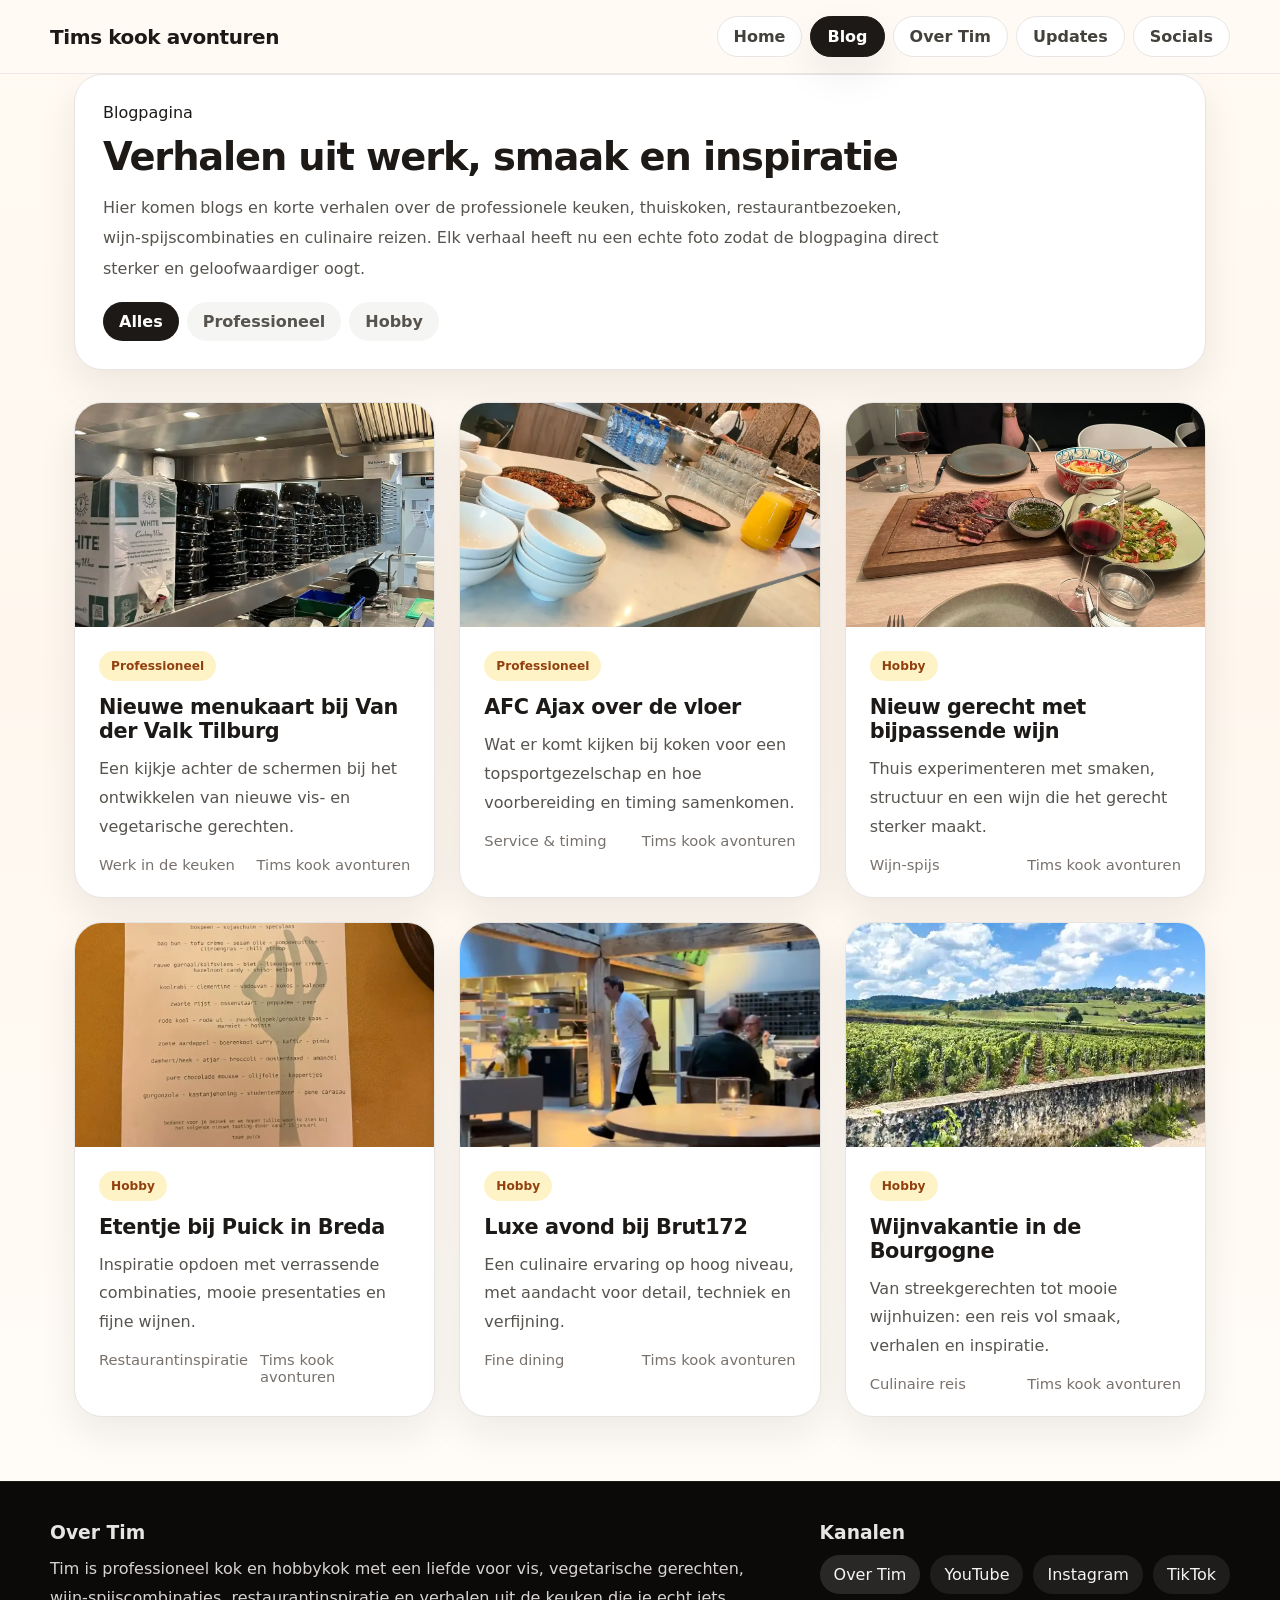
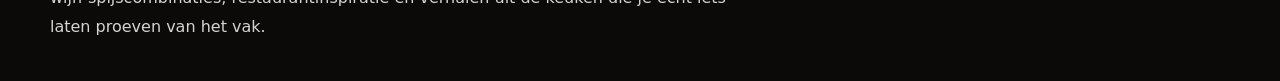
<file: blog.html>
<!DOCTYPE html>
<html lang="nl">
<head>
  <meta charset="UTF-8" />
  <meta name="viewport" content="width=device-width, initial-scale=1.0" />
  <title>Blog | Tims kook avonturen</title>
  <meta name="description" content="Tims kook avonturen: professionele keukenverhalen, wijn-spijsinspiratie en eerlijke foodcontent uit de praktijk." />
  <link rel="stylesheet" href="styles.css" />
</head>
<body class="">

  <header class="site-header">
    <div class="container header-row">
      <a class="brand" href="index.html">Tims kook avonturen</a>
      <nav class="nav">
        <a class="nav-btn " href="index.html"><span>Home</span></a>
        <a class="nav-btn active" href="blog.html"><span>Blog</span></a>
        <a class="nav-btn " href="over-tim.html"><span>Over Tim</span></a>
        <a class="nav-btn " href="email.html"><span>Updates</span></a>
        <a class="nav-btn " href="social.html"><span>Socials</span></a>
      </nav>
    </div>
  </header>

  <main class="container">

    <section class="page-head">
      <div class="head-row">
        <div>
          <div class="eyebrow-dark">Blogpagina</div>
          <h1>Verhalen uit werk, smaak en inspiratie</h1>
          <p>
            Hier komen blogs en korte verhalen over de professionele keuken, thuiskoken, restaurantbezoeken, wijn-spijscombinaties en culinaire reizen. Elk verhaal heeft nu een echte foto zodat de blogpagina direct sterker en geloofwaardiger oogt.
          </p>
        </div>
        <div class="pill-group">
          <button class="pill active" data-filter="Alles">Alles</button>
          <button class="pill" data-filter="Professioneel">Professioneel</button>
          <button class="pill" data-filter="Hobby">Hobby</button>
        </div>
      </div>
    </section>

    <section class="blog-grid" id="blog-grid"></section>

  </main>

  <footer class="site-footer">
    <div class="container footer-grid">
      <div>
        <h3>Over Tim</h3>
        <p>Tim is professioneel kok en hobbykok met een liefde voor vis, vegetarische gerechten, wijn-spijscombinaties, restaurantinspiratie en verhalen uit de keuken die je echt iets laten proeven van het vak.</p>
      </div>
      <div>
        <h3>Kanalen</h3>
        <div class="footer-links">
          <a class="footer-link is-page" href="over-tim.html">Over Tim</a>
          <a class="footer-link" href="https://www.youtube.com/@timskookavonturen" target="_blank" rel="noreferrer">YouTube</a>
          <a class="footer-link" href="https://www.instagram.com/tims.kook.avonturen" target="_blank" rel="noreferrer">Instagram</a>
          <a class="footer-link" href="https://www.tiktok.com/@tims.kook.avonture" target="_blank" rel="noreferrer">TikTok</a>
        </div>
      </div>
    </div>
  </footer>

  <script src="script.js"></script>
</body>
</html>
</file>
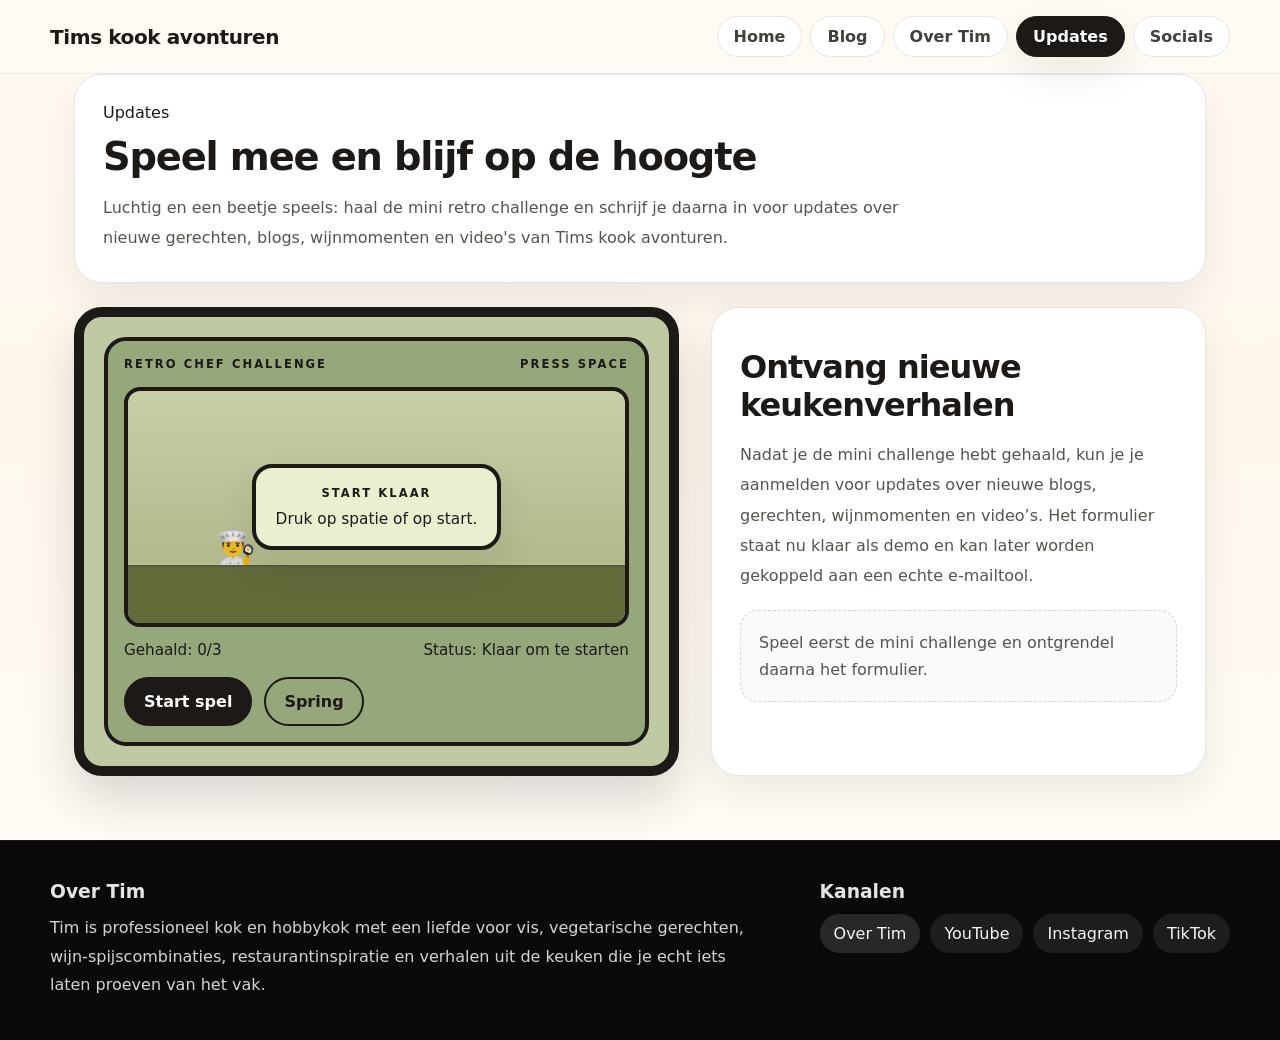
<file: email.html>
<!DOCTYPE html>
<html lang="nl">
<head>
  <meta charset="UTF-8" />
  <meta name="viewport" content="width=device-width, initial-scale=1.0" />
  <title>Updates | Tims kook avonturen</title>
  <meta name="description" content="Tims kook avonturen: professionele keukenverhalen, wijn-spijsinspiratie en eerlijke foodcontent uit de praktijk." />
  <link rel="stylesheet" href="styles.css" />
</head>
<body class="">

  <header class="site-header">
    <div class="container header-row">
      <a class="brand" href="index.html">Tims kook avonturen</a>
      <nav class="nav">
        <a class="nav-btn " href="index.html"><span>Home</span></a>
        <a class="nav-btn " href="blog.html"><span>Blog</span></a>
        <a class="nav-btn " href="over-tim.html"><span>Over Tim</span></a>
        <a class="nav-btn active" href="email.html"><span>Updates</span></a>
        <a class="nav-btn " href="social.html"><span>Socials</span></a>
      </nav>
    </div>
  </header>

  <main class="container">

    <section class="page-head">
      <div class="eyebrow-dark">Updates</div>
      <h1>Speel mee en blijf op de hoogte</h1>
      <p>
        Luchtig en een beetje speels: haal de mini retro challenge en schrijf je daarna in voor updates over nieuwe gerechten, blogs, wijnmomenten en video's van Tims kook avonturen.
      </p>
    </section>

    <section class="email-grid">
      <div class="retro-shell">
        <div class="retro-screen">
          <div class="retro-top">
            <span>Retro chef challenge</span>
            <span>Press space</span>
          </div>

          <div class="game" id="game">
            <div class="ground"></div>
            <div class="ground-line"></div>
            <div class="chef" id="chef">👨‍🍳</div>
            <div class="overlay" id="game-overlay">
              <div class="overlay-card">
                <p class="small" id="overlay-title">Start klaar</p>
                <p id="overlay-copy">Druk op spatie of op start.</p>
              </div>
            </div>
          </div>

          <div class="game-status">
            <span id="score-text">Gehaald: 0/3</span>
            <span id="status-text">Status: Klaar om te starten</span>
          </div>

          <div class="game-actions">
            <button class="btn-dark" id="start-game">Start spel</button>
            <button class="btn-ghost" id="jump-game">Spring</button>
          </div>
        </div>
      </div>

      <div class="section-shell" style="margin-top: 0;">
        <h2>Ontvang nieuwe keukenverhalen</h2>
        <p>
          Nadat je de mini challenge hebt gehaald, kun je je aanmelden voor updates over nieuwe blogs, gerechten, wijnmomenten en video’s. Het formulier staat nu klaar als demo en kan later worden gekoppeld aan een echte e-mailtool.
        </p>

        <div class="notice" id="locked-notice">
          Speel eerst de mini challenge en ontgrendel daarna het formulier.
        </div>

        <form id="email-form" style="display:none; margin-top: 18px;">
          <div class="field">
            <label for="name">Naam</label>
            <input id="name" type="text" placeholder="Bijvoorbeeld: Sophie" />
          </div>
          <div class="field">
            <label for="email">E-mailadres</label>
            <input id="email" type="email" placeholder="jij@email.nl" required />
          </div>
          <div class="field">
            <button class="btn-dark" type="submit">Aanmelden</button>
          </div>
        </form>

        <div class="success" id="success-box" style="display:none;"></div>
      </div>
    </section>

  </main>

  <footer class="site-footer">
    <div class="container footer-grid">
      <div>
        <h3>Over Tim</h3>
        <p>Tim is professioneel kok en hobbykok met een liefde voor vis, vegetarische gerechten, wijn-spijscombinaties, restaurantinspiratie en verhalen uit de keuken die je echt iets laten proeven van het vak.</p>
      </div>
      <div>
        <h3>Kanalen</h3>
        <div class="footer-links">
          <a class="footer-link is-page" href="over-tim.html">Over Tim</a>
          <a class="footer-link" href="https://www.youtube.com/@timskookavonturen" target="_blank" rel="noreferrer">YouTube</a>
          <a class="footer-link" href="https://www.instagram.com/tims.kook.avonturen" target="_blank" rel="noreferrer">Instagram</a>
          <a class="footer-link" href="https://www.tiktok.com/@tims.kook.avonture" target="_blank" rel="noreferrer">TikTok</a>
        </div>
      </div>
    </div>
  </footer>

  <script src="script.js"></script>
</body>
</html>
</file>
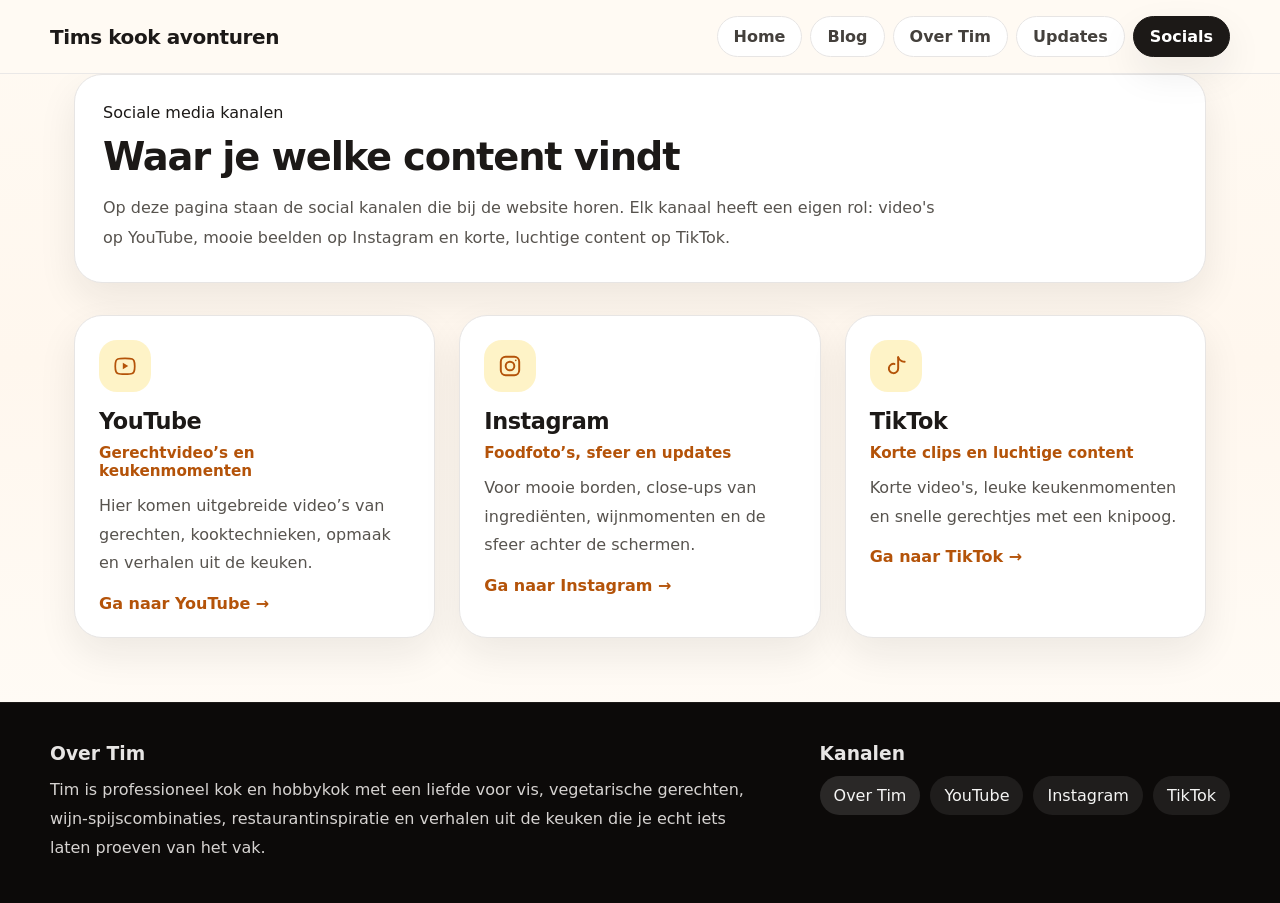
<file: social.html>
<!DOCTYPE html>
<html lang="nl">
<head>
  <meta charset="UTF-8" />
  <meta name="viewport" content="width=device-width, initial-scale=1.0" />
  <title>Socials | Tims kook avonturen</title>
  <meta name="description" content="Tims kook avonturen: professionele keukenverhalen, wijn-spijsinspiratie en eerlijke foodcontent uit de praktijk." />
  <link rel="stylesheet" href="styles.css" />
</head>
<body class="">

  <header class="site-header">
    <div class="container header-row">
      <a class="brand" href="index.html">Tims kook avonturen</a>
      <nav class="nav">
        <a class="nav-btn " href="index.html"><span>Home</span></a>
        <a class="nav-btn " href="blog.html"><span>Blog</span></a>
        <a class="nav-btn " href="over-tim.html"><span>Over Tim</span></a>
        <a class="nav-btn " href="email.html"><span>Updates</span></a>
        <a class="nav-btn active" href="social.html"><span>Socials</span></a>
      </nav>
    </div>
  </header>

  <main class="container">

    <section class="page-head">
      <div class="eyebrow-dark">Sociale media kanalen</div>
      <h1>Waar je welke content vindt</h1>
      <p>
        Op deze pagina staan de social kanalen die bij de website horen. Elk kanaal heeft een eigen rol: video's op YouTube, mooie beelden op Instagram en korte, luchtige content op TikTok.
      </p>
    </section>

    <section class="social-grid" id="social-grid"></section>

  </main>

  <footer class="site-footer">
    <div class="container footer-grid">
      <div>
        <h3>Over Tim</h3>
        <p>Tim is professioneel kok en hobbykok met een liefde voor vis, vegetarische gerechten, wijn-spijscombinaties, restaurantinspiratie en verhalen uit de keuken die je echt iets laten proeven van het vak.</p>
      </div>
      <div>
        <h3>Kanalen</h3>
        <div class="footer-links">
          <a class="footer-link is-page" href="over-tim.html">Over Tim</a>
          <a class="footer-link" href="https://www.youtube.com/@timskookavonturen" target="_blank" rel="noreferrer">YouTube</a>
          <a class="footer-link" href="https://www.instagram.com/tims.kook.avonturen" target="_blank" rel="noreferrer">Instagram</a>
          <a class="footer-link" href="https://www.tiktok.com/@tims.kook.avonture" target="_blank" rel="noreferrer">TikTok</a>
        </div>
      </div>
    </div>
  </footer>

  <script src="script.js"></script>
</body>
</html>
</file>
<file: styles.css>
:root {
      --bg: #fffaf3;
      --bg-soft: #fff7ee;
      --card: #ffffff;
      --text: #1c1917;
      --muted: #57534e;
      --line: #e7e5e4;
      --dark: #1c1917;
      --dark-2: #292524;
      --accent: #fbbf24;
      --accent-2: #f59e0b;
      --accent-soft: #fef3c7;
      --success-bg: #ecfdf5;
      --success-line: #a7f3d0;
      --success-text: #065f46;
      --shadow: 0 16px 38px rgba(28, 25, 23, 0.08);
      --radius-xl: 28px;
      --radius-lg: 22px;
      --radius-md: 18px;
      --max: 1180px;
    }

    * { box-sizing: border-box; }
    html { scroll-behavior: smooth; }
    body {
      margin: 0;
      font-family: Inter, ui-sans-serif, system-ui, -apple-system, BlinkMacSystemFont, "Segoe UI", sans-serif;
      color: var(--text);
      background: linear-gradient(180deg, var(--bg) 0%, var(--bg-soft) 40%, #fffdf9 100%);
    }

    a { color: inherit; text-decoration: none; }
    button, input {
      font: inherit;
    }

    .container {
      max-width: var(--max);
      margin: 0 auto;
      padding: 0 24px;
    }

    .site-header {
      position: sticky;
      top: 0;
      z-index: 50;
      backdrop-filter: blur(10px);
      background: rgba(255, 250, 243, 0.9);
      border-bottom: 1px solid rgba(231, 229, 228, 0.85);
    }

    .header-row {
      display: flex;
      align-items: center;
      justify-content: space-between;
      gap: 16px;
      padding: 16px 0;
    }

    .brand {
      border: 0;
      background: transparent;
      font-size: 1.25rem;
      font-weight: 800;
      letter-spacing: -0.02em;
      color: var(--text);
      cursor: pointer;
      padding: 0;
    }

    .nav {
      display: flex;
      flex-wrap: wrap;
      justify-content: flex-end;
      gap: 8px;
    }

    .nav-btn {
      display: inline-flex;
      align-items: center;
      gap: 8px;
      border-radius: 999px;
      border: 1px solid var(--line);
      background: #fff;
      color: #44403c;
      padding: 10px 16px;
      cursor: pointer;
      transition: 0.2s ease;
    }

    .nav-btn:hover { background: #fffbeb; }
    .nav-btn.active {
      background: var(--dark);
      color: #fff;
      border-color: var(--dark);
      box-shadow: var(--shadow);
    }

    main { padding: 32px 0 40px; }

    .page { display: none; }
    .page.active { display: block; }

    .hero {
      position: relative;
      overflow: hidden;
      border-radius: 32px;
      background: var(--dark);
      color: #fff;
      box-shadow: 0 24px 48px rgba(28, 25, 23, 0.2);
      padding: 48px 0;
    }

    .hero::before {
      content: "";
      position: absolute;
      inset: 0;
      background:
        radial-gradient(circle at top right, rgba(251, 191, 36, 0.22), transparent 28%),
        radial-gradient(circle at bottom left, rgba(255, 255, 255, 0.1), transparent 25%);
      pointer-events: none;
    }

    .hero-grid {
      position: relative;
      display: grid;
      grid-template-columns: 1.06fr 0.94fr;
      gap: 40px;
      align-items: center;
    }

    .eyebrow {
      display: inline-block;
      border-radius: 999px;
      background: rgba(255,255,255,0.1);
      color: #fde68a;
      font-size: 0.74rem;
      font-weight: 700;
      letter-spacing: 0.18em;
      text-transform: uppercase;
      padding: 8px 12px;
    }

    h1, h2, h3, p { margin: 0; }
    .hero h1 {
      margin-top: 18px;
      font-size: clamp(2.2rem, 4.2vw, 4rem);
      line-height: 1.02;
      letter-spacing: -0.04em;
    }

    .hero-copy {
      margin-top: 20px;
      max-width: 680px;
      color: rgba(255,255,255,0.9);
      line-height: 1.9;
      font-size: 1.05rem;
    }

    .hero-actions {
      display: flex;
      flex-wrap: wrap;
      gap: 12px;
      margin-top: 28px;
    }

    .btn-primary,
    .btn-secondary,
    .btn-dark,
    .btn-ghost {
      border-radius: 999px;
      padding: 13px 18px;
      border: 0;
      cursor: pointer;
      transition: 0.2s ease;
      font-weight: 700;
    }

    .btn-primary {
      background: var(--accent);
      color: #1c1917;
    }

    .btn-primary:hover { background: #fcd34d; }

    .btn-secondary {
      background: rgba(255,255,255,0.12);
      color: #fff;
      border: 1px solid rgba(255,255,255,0.14);
    }

    .btn-secondary:hover { background: rgba(255,255,255,0.18); }

    .hero-card {
      background: rgba(255,255,255,0.08);
      border: 1px solid rgba(255,255,255,0.08);
      border-radius: 28px;
      padding: 16px;
      box-shadow: 0 24px 48px rgba(0,0,0,0.18);
      backdrop-filter: blur(7px);
    }

    .hero-visual {
      min-height: 420px;
      border-radius: 22px;
      overflow: hidden;
      position: relative;
      background-image:
        linear-gradient(180deg, rgba(12, 10, 9, 0.28), rgba(12, 10, 9, 0.5)),
        url("[data-uri]");
      background-size: cover;
      background-position: center;
      background-repeat: no-repeat;
      display: flex;
      flex-direction: column;
      justify-content: space-between;
      padding: 24px;
      isolation: isolate;
    }

    .hero-visual::before {
      content: "";
      position: absolute;
      inset: 0;
      background:
        linear-gradient(180deg, rgba(12, 10, 9, 0.12), rgba(12, 10, 9, 0.22)),
        radial-gradient(circle at top right, rgba(255,255,255,0.16), transparent 26%);
      pointer-events: none;
      z-index: 0;
    }

    .hero-visual > * {
      position: relative;
      z-index: 1;
    }

    .hero-emoji {
      font-size: clamp(4rem, 7vw, 6rem);
      line-height: 1;
    }

    .hero-title {
      margin-top: 18px;
      font-size: clamp(2rem, 3vw, 2.8rem);
      line-height: 1.05;
      font-weight: 800;
      letter-spacing: -0.03em;
    }

    .hero-subtitle {
      margin-top: 8px;
      color: rgba(255,255,255,0.96);
      font-size: 1rem;
    }

    .hero-mini-grid {
      display: grid;
      grid-template-columns: repeat(3, 1fr);
      gap: 12px;
      margin-top: 18px;
    }

    .hero-mini {
      background: rgba(0,0,0,0.4);
      border-radius: 18px;
      padding: 16px;
    }

    .mini-label {
      color: #fde68a;
      font-size: 0.72rem;
      text-transform: uppercase;
      letter-spacing: 0.18em;
    }

    .mini-text {
      margin-top: 10px;
      color: rgba(255,255,255,0.92);
      font-size: 0.92rem;
      line-height: 1.5;
    }

    .section-grid-3,
    .blog-grid,
    .social-grid {
      display: grid;
      grid-template-columns: repeat(3, 1fr);
      gap: 24px;
      margin-top: 32px;
    }

    .section-grid-2 {
      display: grid;
      grid-template-columns: 1.08fr 0.92fr;
      gap: 24px;
      margin-top: 24px;
    }

    .card {
      background: var(--card);
      border: 1px solid var(--line);
      border-radius: var(--radius-xl);
      padding: 24px;
      box-shadow: var(--shadow);
    }

    .icon-badge {
      width: 48px;
      height: 48px;
      border-radius: 16px;
      background: var(--accent-soft);
      display: inline-flex;
      align-items: center;
      justify-content: center;
      font-size: 1.4rem;
    }

    .card h3 {
      margin-top: 16px;
      font-size: 1.4rem;
      letter-spacing: -0.02em;
    }

    .card p {
      margin-top: 12px;
      color: var(--muted);
      line-height: 1.8;
    }

    .section-shell {
      background: var(--card);
      border: 1px solid var(--line);
      border-radius: var(--radius-xl);
      box-shadow: var(--shadow);
      padding: 28px;
      margin-top: 24px;
    }

    .section-shell .eyebrow-dark {
      color: #b45309;
      font-size: 0.8rem;
      font-weight: 700;
      letter-spacing: 0.18em;
      text-transform: uppercase;
    }

    .section-shell h2 {
      margin-top: 12px;
      font-size: 2rem;
      letter-spacing: -0.03em;
    }

    .section-shell p {
      margin-top: 16px;
      color: var(--muted);
      line-height: 1.9;
    }

    .stats-grid {
      display: grid;
      grid-template-columns: repeat(2, 1fr);
      gap: 16px;
    }

    .stat {
      border-radius: 22px;
      background: #fffbeb;
      border: 1px solid #fef3c7;
      padding: 20px;
    }

    .stat-label {
      color: #b45309;
      font-size: 0.72rem;
      text-transform: uppercase;
      letter-spacing: 0.18em;
      font-weight: 700;
    }

    .stat-value {
      margin-top: 12px;
      font-size: 1.15rem;
      font-weight: 700;
    }

    .arrow-link {
      display: inline-block;
      margin-top: 16px;
      color: #b45309;
      font-weight: 700;
      cursor: pointer;
    }

    .page-head {
      background: var(--card);
      border: 1px solid var(--line);
      border-radius: var(--radius-xl);
      box-shadow: var(--shadow);
      padding: 28px;
    }

    .page-head h1 {
      margin-top: 12px;
      font-size: clamp(2rem, 3vw, 3rem);
      letter-spacing: -0.03em;
    }

    .page-head p {
      margin-top: 14px;
      color: var(--muted);
      line-height: 1.9;
      max-width: 840px;
    }

    .head-row {
      display: flex;
      align-items: flex-end;
      justify-content: space-between;
      gap: 18px;
      flex-wrap: wrap;
    }

    .pill-group {
      display: flex;
      flex-wrap: wrap;
      gap: 8px;
    }

    .pill {
      border-radius: 999px;
      border: 0;
      background: #f5f5f4;
      color: #57534e;
      padding: 10px 16px;
      cursor: pointer;
      transition: 0.2s ease;
      font-weight: 600;
    }

    .pill:hover { background: #fef3c7; color: var(--text); }
    .pill.active { background: var(--dark); color: #fff; }

    .blog-card {
      overflow: hidden;
      padding: 0;
    }

    .blog-image {
      height: 224px;
      width: 100%;
      display: block;
      object-fit: cover;
      background: #f5f5f4;
    }

    .blog-body { padding: 24px; }

    .tag {
      display: inline-block;
      border-radius: 999px;
      background: #fef3c7;
      color: #92400e;
      font-size: 0.76rem;
      font-weight: 700;
      padding: 8px 12px;
    }

    .blog-body h3 {
      margin-top: 14px;
      font-size: 1.3rem;
    }

    .blog-body p {
      margin-top: 12px;
      color: var(--muted);
      line-height: 1.8;
    }

    .email-grid {
      display: grid;
      grid-template-columns: 1.1fr 0.9fr;
      gap: 32px;
      margin-top: 24px;
    }

    .retro-shell {
      background: #bfc9a4;
      border: 10px solid var(--dark);
      border-radius: 28px;
      padding: 20px;
      box-shadow: 0 24px 48px rgba(28, 25, 23, 0.16);
    }

    .retro-screen {
      background: #95a77b;
      border: 4px solid var(--dark);
      border-radius: 22px;
      padding: 16px;
    }

    .retro-top {
      display: flex;
      justify-content: space-between;
      gap: 10px;
      font-size: 0.72rem;
      text-transform: uppercase;
      letter-spacing: 0.18em;
      font-weight: 800;
    }

    .game {
      position: relative;
      height: 240px;
      margin-top: 16px;
      overflow: hidden;
      border-radius: 16px;
      border: 4px solid var(--dark);
      background: linear-gradient(to bottom, #d7e0b6, #b8c28d);
    }

    .ground {
      position: absolute;
      left: 0;
      right: 0;
      bottom: 0;
      height: 56px;
      background: #6a733f;
    }

    .ground-line {
      position: absolute;
      left: 0;
      right: 0;
      bottom: 56px;
      height: 2px;
      background: rgba(28,25,23,0.6);
    }

    .chef,
    .obstacle {
      position: absolute;
      bottom: 56px;
      width: 40px;
      height: 40px;
      display: flex;
      align-items: center;
      justify-content: center;
      font-size: 2rem;
      line-height: 1;
    }

    .overlay {
      position: absolute;
      inset: 0;
      background: rgba(0,0,0,0.08);
      display: flex;
      align-items: center;
      justify-content: center;
    }

    .overlay-card {
      border: 4px solid var(--dark);
      border-radius: 20px;
      background: #e9efcf;
      padding: 18px 20px;
      text-align: center;
      color: var(--text);
      box-shadow: var(--shadow);
    }

    .overlay-card .small {
      font-size: 0.72rem;
      text-transform: uppercase;
      letter-spacing: 0.18em;
      font-weight: 800;
    }

    .overlay-card p:last-child {
      margin-top: 10px;
      font-size: 0.96rem;
    }

    .game-status {
      display: flex;
      justify-content: space-between;
      gap: 12px;
      margin-top: 14px;
      font-size: 0.95rem;
    }

    .game-actions {
      display: flex;
      flex-wrap: wrap;
      gap: 12px;
      margin-top: 18px;
    }

    .btn-dark {
      background: var(--dark);
      color: #fff;
      border: 2px solid var(--dark);
    }

    .btn-dark:hover { opacity: 0.92; }
    .btn-ghost {
      background: transparent;
      color: var(--dark);
      border: 2px solid var(--dark);
    }

    .btn-ghost:hover { background: rgba(0,0,0,0.04); }

    label {
      display: block;
      margin-bottom: 8px;
      font-weight: 600;
    }

    .field { margin-top: 16px; }

    input[type="text"],
    input[type="email"] {
      width: 100%;
      border-radius: 18px;
      border: 1px solid #d6d3d1;
      padding: 14px 16px;
      outline: none;
      transition: 0.2s ease;
      background: #fff;
    }

    input[type="text"]:focus,
    input[type="email"]:focus { border-color: var(--accent-2); }

    .notice {
      margin-top: 18px;
      border-radius: 18px;
      border: 1px dashed #d6d3d1;
      background: #fafaf9;
      padding: 18px;
      color: #57534e;
      line-height: 1.7;
    }

    .success {
      margin-top: 18px;
      border-radius: 18px;
      border: 1px solid var(--success-line);
      background: var(--success-bg);
      color: var(--success-text);
      padding: 16px;
      line-height: 1.7;
    }

    .social-card {
      transition: transform 0.2s ease, box-shadow 0.2s ease;
    }

    .social-card:hover {
      transform: translateY(-4px);
      box-shadow: 0 22px 42px rgba(28,25,23,0.12);
    }

    .social-icon {
      width: 52px;
      height: 52px;
      border-radius: 18px;
      display: inline-flex;
      align-items: center;
      justify-content: center;
      background: var(--accent-soft);
      color: #b45309;
    }

    .social-tagline {
      margin-top: 10px;
      color: #b45309;
      font-weight: 600;
      font-size: 0.95rem;
    }

    .site-footer {
      margin-top: 64px;
      background: #0c0a09;
      color: #e7e5e4;
      border-top: 1px solid #1c1917;
    }

    .footer-grid {
      display: grid;
      grid-template-columns: 1fr auto;
      gap: 28px;
      padding: 40px 0;
    }

    .footer-grid p {
      margin-top: 12px;
      max-width: 700px;
      line-height: 1.8;
      color: #d6d3d1;
    }

    .footer-links {
      display: flex;
      flex-wrap: wrap;
      gap: 10px;
      margin-top: 12px;
    }

    .footer-link {
      background: rgba(255,255,255,0.08);
      border-radius: 999px;
      padding: 10px 14px;
      color: #f5f5f4;
    }

    .footer-link:hover { background: rgba(255,255,255,0.14); }

    @media (max-width: 1024px) {
      .hero-grid,
      .section-grid-2,
      .email-grid {
        grid-template-columns: 1fr;
      }

      .section-grid-3,
      .blog-grid,
      .social-grid {
        grid-template-columns: repeat(2, 1fr);
      }
    }

    @media (max-width: 720px) {
      .container { padding: 0 16px; }
      .header-row { align-items: flex-start; flex-direction: column; }
      .nav { justify-content: flex-start; }
      main { padding-top: 20px; }
      .hero { padding: 28px 0; }
      .hero-card, .section-shell, .page-head, .card { padding: 20px; }
      .hero-visual { min-height: 360px; }
      .hero-mini-grid,
      .section-grid-3,
      .blog-grid,
      .social-grid,
      .stats-grid,
      .footer-grid {
        grid-template-columns: 1fr;
      }
      .game-status { flex-direction: column; }
    }
  

/* --- Multi-page overrides and new sections --- */
body { min-height: 100vh; }

.nav-btn { font-weight: 700; }

.hero h1 {
  max-width: 720px;
}

.hero-copy {
  max-width: 620px;
}

.hero-kicker {
  margin-top: 18px;
  color: rgba(255,255,255,0.78);
  font-size: 0.95rem;
  line-height: 1.7;
}

.hero-trust {
  display: flex;
  flex-wrap: wrap;
  gap: 10px;
  margin-top: 18px;
}

.hero-trust span {
  display: inline-flex;
  align-items: center;
  border-radius: 999px;
  background: rgba(255,255,255,0.10);
  border: 1px solid rgba(255,255,255,0.12);
  padding: 9px 14px;
  color: rgba(255,255,255,0.92);
  font-size: 0.92rem;
}

.hero-title {
  margin-top: 0;
}

.hero-subtitle {
  font-size: 1.02rem;
  line-height: 1.7;
}

.hero-visual-top {
  display: flex;
  flex-direction: column;
  gap: 12px;
  max-width: 420px;
}

.hero-badge {
  display: inline-flex;
  align-self: flex-start;
  border-radius: 999px;
  background: rgba(255,255,255,0.14);
  color: #fff;
  border: 1px solid rgba(255,255,255,0.18);
  padding: 8px 12px;
  font-size: 0.78rem;
  font-weight: 700;
  letter-spacing: 0.06em;
  text-transform: uppercase;
}

.section-intro {
  margin-top: 64px;
}

.section-intro h2,
.section-gallery h2,
.about-preview h2,
.quote-shell h2 {
  font-size: clamp(1.7rem, 2.8vw, 2.3rem);
  letter-spacing: -0.03em;
}

.section-intro p,
.section-gallery p,
.about-preview p,
.quote-shell p {
  margin-top: 14px;
  color: var(--muted);
  line-height: 1.9;
}

.cards-no-icon .card h3 {
  margin-top: 0;
}

.cards-no-icon .card p {
  margin-top: 10px;
}

.proof-banner {
  display: grid;
  grid-template-columns: 1.1fr 0.9fr;
  gap: 24px;
  align-items: stretch;
  margin-top: 24px;
}

.proof-copy {
  background: linear-gradient(135deg, #fff8eb, #fffdf7);
  border: 1px solid #f7e5bf;
}

.proof-points {
  margin-top: 18px;
  display: grid;
  gap: 12px;
}

.proof-point {
  border-radius: 18px;
  background: #fff;
  border: 1px solid #eee7d7;
  padding: 16px 18px;
}

.proof-point strong {
  display: block;
  margin-bottom: 6px;
  font-size: 1rem;
}

.mini-gallery {
  display: grid;
  grid-template-columns: repeat(2, 1fr);
  gap: 16px;
}

.image-card {
  background: var(--card);
  border: 1px solid var(--line);
  border-radius: var(--radius-xl);
  box-shadow: var(--shadow);
  overflow: hidden;
}

.image-card img {
  width: 100%;
  height: 100%;
  min-height: 220px;
  object-fit: cover;
  display: block;
}

.image-card.tall img {
  min-height: 100%;
  height: 100%;
}

.image-card .image-caption {
  padding: 18px 20px 20px;
}

.image-card .image-caption h3 {
  font-size: 1.2rem;
}

.image-card .image-caption p {
  margin-top: 10px;
  color: var(--muted);
  line-height: 1.75;
}

.section-gallery {
  margin-top: 64px;
}

.gallery-grid {
  display: grid;
  grid-template-columns: 1.1fr 0.9fr 0.9fr;
  gap: 24px;
  margin-top: 24px;
}

.gallery-grid .image-card:first-child img {
  min-height: 420px;
}

.about-preview {
  margin-top: 64px;
}

.about-layout {
  display: grid;
  grid-template-columns: 0.88fr 1.12fr;
  gap: 24px;
  margin-top: 24px;
}

.about-photo img,
.about-hero-photo img {
  width: 100%;
  display: block;
  object-fit: cover;
  border-radius: var(--radius-xl);
}

.about-photo img {
  min-height: 100%;
  height: 100%;
}

.about-hero-photo img {
  height: 100%;
  min-height: 420px;
}

.timeline {
  display: grid;
  gap: 16px;
  margin-top: 20px;
}

.timeline-item {
  position: relative;
  padding: 18px 18px 18px 22px;
  border-radius: 18px;
  border: 1px solid var(--line);
  background: #fffdfa;
}

.timeline-item::before {
  content: "";
  position: absolute;
  left: 0;
  top: 18px;
  bottom: 18px;
  width: 4px;
  border-radius: 999px;
  background: var(--accent-2);
}

.timeline-item .timeline-label {
  font-size: 0.78rem;
  text-transform: uppercase;
  letter-spacing: 0.14em;
  color: #b45309;
  font-weight: 700;
}

.timeline-item h3 {
  margin-top: 8px;
  font-size: 1.15rem;
}

.timeline-item p {
  margin-top: 10px;
  color: var(--muted);
  line-height: 1.8;
}

.quote-shell {
  margin-top: 64px;
}

.quote-grid {
  display: grid;
  grid-template-columns: repeat(3, 1fr);
  gap: 24px;
  margin-top: 24px;
}

.quote-card {
  background: #fffefb;
  border: 1px solid #eee4d2;
  border-radius: 22px;
  padding: 22px;
  box-shadow: var(--shadow);
}

.quote-card p {
  margin: 0;
  color: var(--text);
  line-height: 1.85;
}

.quote-card span {
  display: inline-block;
  margin-top: 14px;
  color: #b45309;
  font-weight: 700;
  font-size: 0.95rem;
}

.note-card {
  margin-top: 18px;
  border-radius: 18px;
  border: 1px dashed #d9c7a6;
  background: #fff9ef;
  padding: 16px 18px;
  color: #7c5b2f;
  line-height: 1.75;
}

.about-head {
  display: grid;
  grid-template-columns: 0.94fr 1.06fr;
  gap: 24px;
  margin-top: 24px;
}

.about-story .pill-row {
  display: flex;
  flex-wrap: wrap;
  gap: 10px;
  margin-top: 18px;
}

.about-story .pill-row span {
  border-radius: 999px;
  background: #fffbeb;
  border: 1px solid #fef3c7;
  padding: 10px 14px;
  color: #92400e;
  font-weight: 700;
}

.profile-grid {
  display: grid;
  grid-template-columns: repeat(3, 1fr);
  gap: 24px;
  margin-top: 24px;
}

.profile-card {
  background: var(--card);
  border: 1px solid var(--line);
  border-radius: var(--radius-xl);
  padding: 24px;
  box-shadow: var(--shadow);
}

.profile-card h3 {
  font-size: 1.2rem;
}

.profile-card p {
  margin-top: 12px;
  color: var(--muted);
  line-height: 1.8;
}

.page-spacer {
  height: 8px;
}

.blog-body .meta {
  display: flex;
  justify-content: space-between;
  gap: 12px;
  margin-top: 14px;
  color: #78716c;
  font-size: 0.92rem;
}

.blog-body .arrow-link {
  margin-top: 12px;
}

.cta-card {
  background: linear-gradient(135deg, #1c1917, #2f2924);
  color: #fff;
}

.cta-card p {
  color: rgba(255,255,255,0.84);
}

.cta-card .arrow-link {
  color: #fde68a;
}

.footer-link.is-page {
  background: rgba(255,255,255,0.12);
}

@media (max-width: 1024px) {
  .proof-banner,
  .about-layout,
  .about-head {
    grid-template-columns: 1fr;
  }

  .gallery-grid,
  .quote-grid,
  .profile-grid {
    grid-template-columns: repeat(2, 1fr);
  }
}

@media (max-width: 720px) {
  .hero-trust,
  .about-story .pill-row {
    gap: 8px;
  }

  .mini-gallery,
  .gallery-grid,
  .quote-grid,
  .profile-grid {
    grid-template-columns: 1fr;
  }

  .gallery-grid .image-card:first-child img,
  .about-hero-photo img {
    min-height: 300px;
  }
}
</file>
